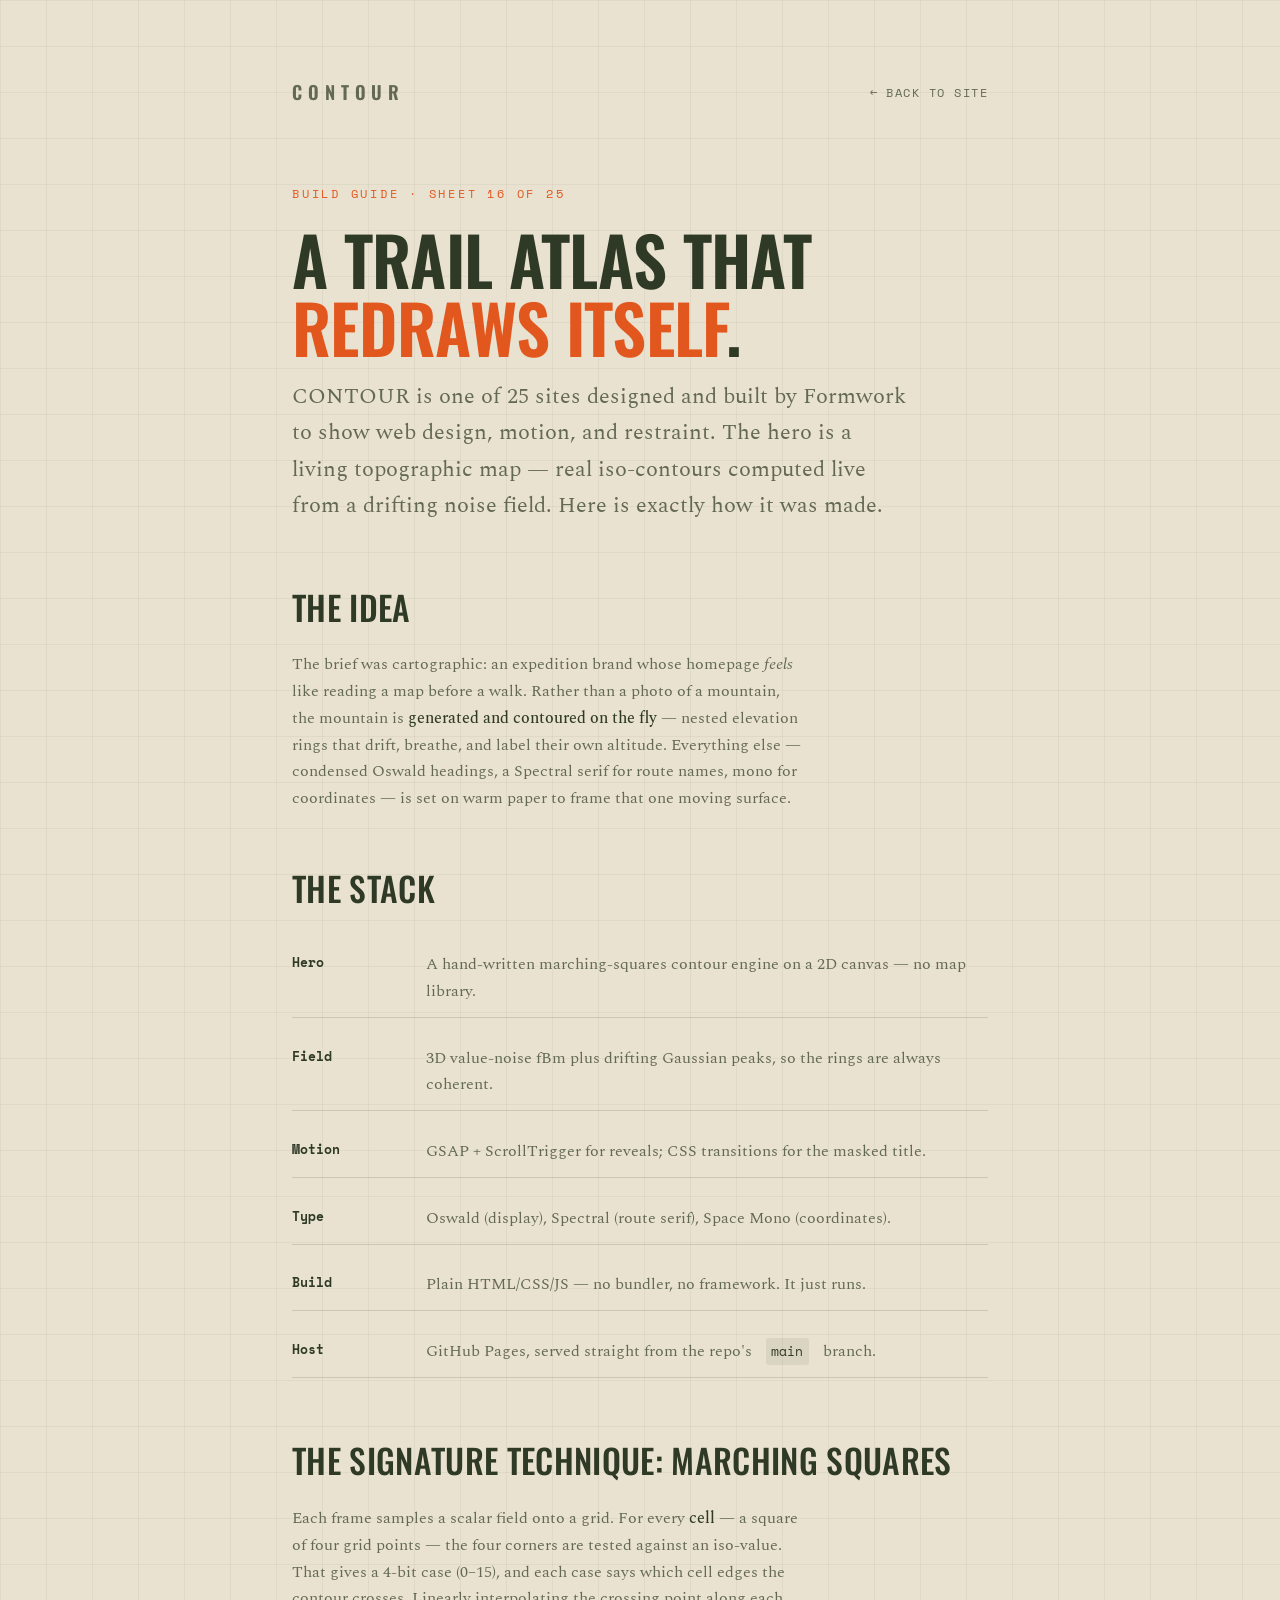
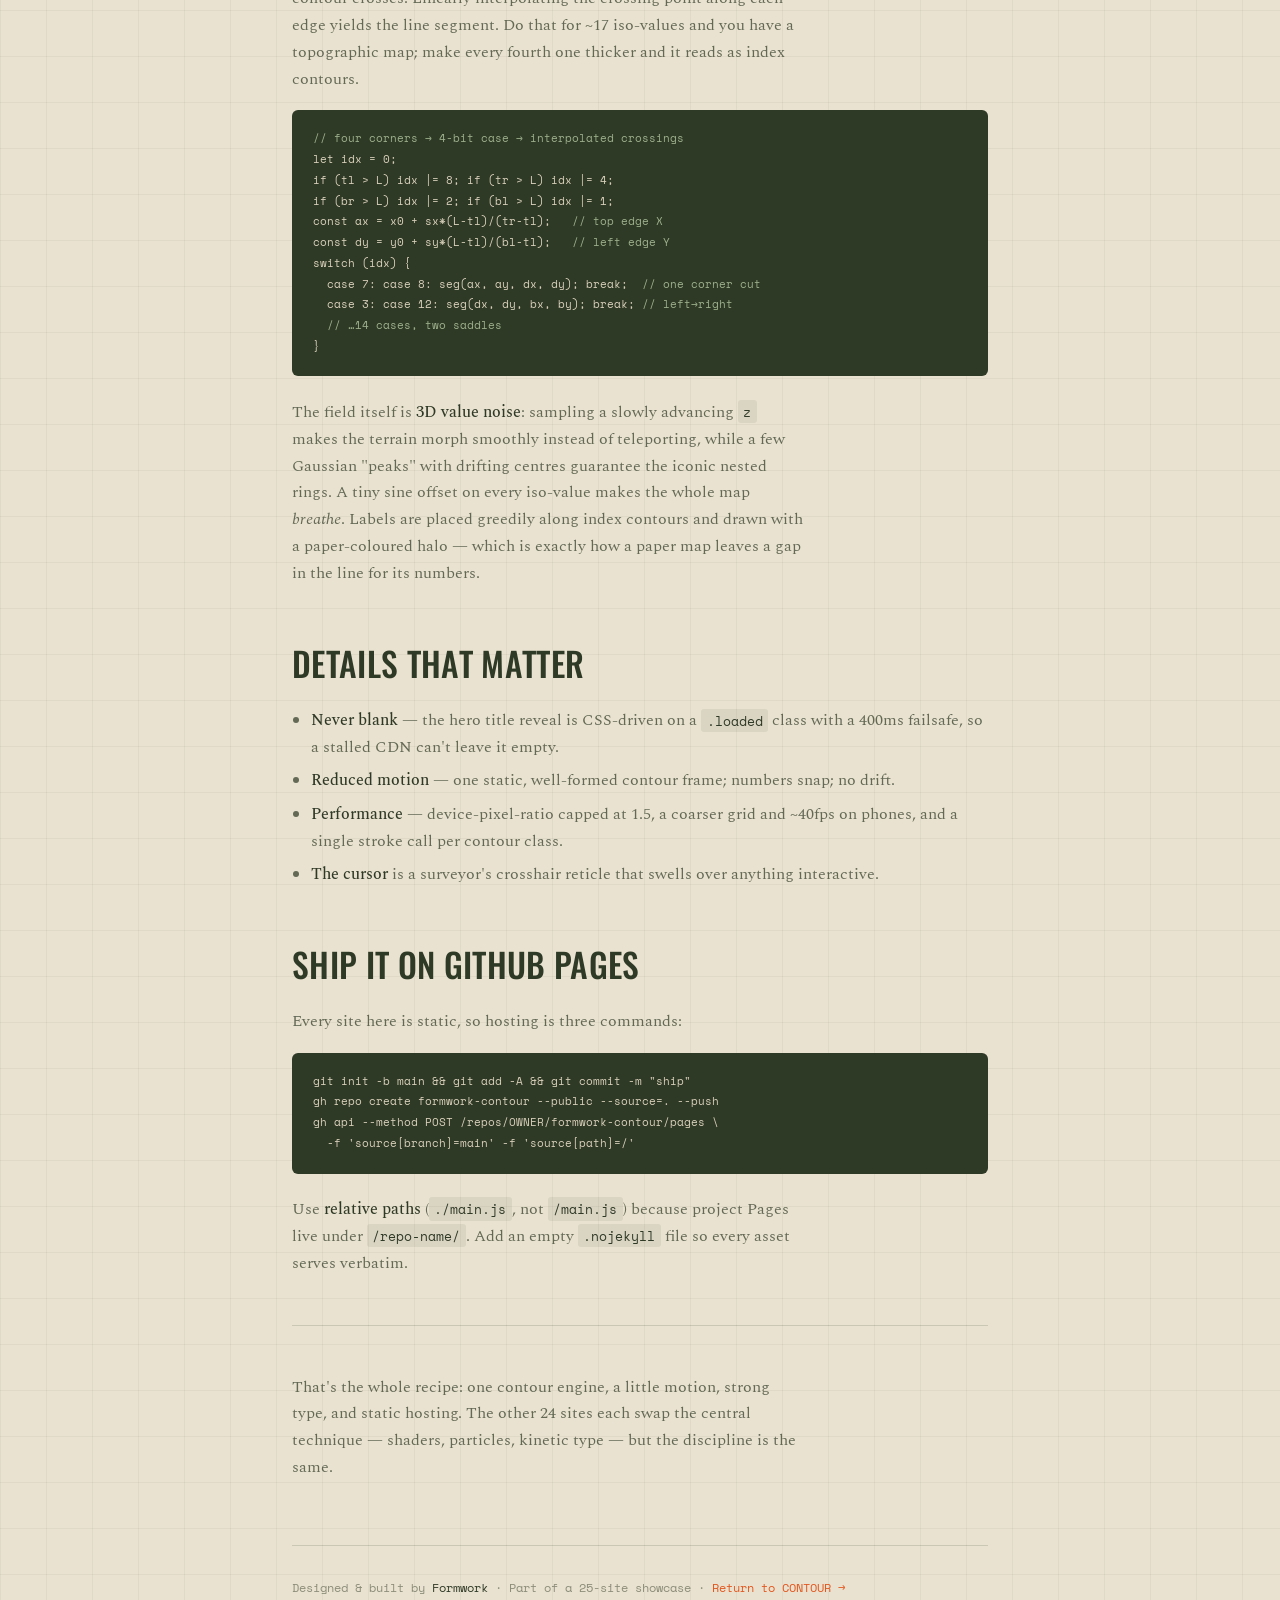
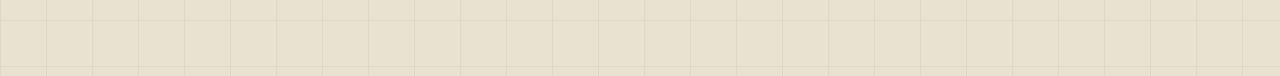
<file: guide/index.html>
<!doctype html>
<html lang="en">
<head>
<meta charset="utf-8" />
<meta name="viewport" content="width=device-width, initial-scale=1" />
<title>CONTOUR — Guide · How this was built</title>
<meta name="description" content="How the CONTOUR site was built: a living topographic map drawn with a marching-squares contour engine over animated noise, GSAP motion, and GitHub Pages." />
<link rel="preconnect" href="https://fonts.googleapis.com" />
<link rel="preconnect" href="https://fonts.gstatic.com" crossorigin />
<link href="https://fonts.googleapis.com/css2?family=Oswald:wght@400;500;600&family=Spectral:ital,wght@0,400;0,500;1,400&family=Space+Mono:wght@400;700&display=swap" rel="stylesheet" />
<style>
  :root{
    --paper:#e9e2d0;--paper-2:#efe9db;--moss:#2f3a26;--bark:#5b4a33;
    --accent:#e2571e;--dim:rgba(47,58,38,.72);--faint:rgba(47,58,38,.5);
    --line:rgba(47,58,38,.16);
  }
  *{box-sizing:border-box;margin:0;padding:0}
  body{background:var(--paper);color:var(--moss);font-family:"Spectral",Georgia,serif;font-weight:400;line-height:1.68;-webkit-font-smoothing:antialiased;
    background-image:linear-gradient(rgba(47,58,38,.05) 1px,transparent 1px),linear-gradient(90deg,rgba(47,58,38,.05) 1px,transparent 1px);
    background-size:46px 46px}
  a{color:var(--accent);text-decoration:none}
  a:hover{text-decoration:underline}
  .wrap{max-width:760px;margin:0 auto;padding:clamp(28px,6vw,80px) clamp(20px,5vw,32px)}
  .top{display:flex;justify-content:space-between;align-items:center;font-family:"Space Mono",monospace;font-size:.76rem;letter-spacing:.12em;text-transform:uppercase;color:var(--faint);margin-bottom:clamp(40px,8vh,90px)}
  .top a{color:var(--dim)}
  .brand{font-family:"Oswald",sans-serif;font-size:1.15rem;font-weight:600;letter-spacing:.32em;color:var(--moss)}
  h1{font-family:"Oswald",sans-serif;font-weight:600;text-transform:uppercase;font-size:clamp(2.4rem,7vw,4.2rem);line-height:1;letter-spacing:-.01em;margin-bottom:1.2rem}
  h1 em{color:var(--accent);font-style:normal}
  .lede{font-size:clamp(1.1rem,2.2vw,1.35rem);color:var(--dim);max-width:56ch;margin-bottom:3.4rem}
  h2{font-family:"Oswald",sans-serif;font-weight:500;text-transform:uppercase;font-size:clamp(1.5rem,4vw,2.1rem);margin:3rem 0 1rem;letter-spacing:.01em}
  p{color:var(--dim);margin:0 0 1.1rem;max-width:64ch}
  .tag{display:inline-block;font-family:"Space Mono",monospace;font-size:.72rem;letter-spacing:.24em;text-transform:uppercase;color:var(--accent);margin-bottom:1.4rem}
  ul,ol{color:var(--dim);margin:0 0 1.2rem 1.2rem}
  li{margin:.4rem 0}
  strong{color:var(--moss);font-weight:500}
  code{font-family:"Space Mono",monospace;font-size:.84em;background:rgba(47,58,38,.08);padding:.12em .4em;border-radius:3px;color:var(--moss)}
  pre{background:var(--moss);border:1px solid var(--line);border-radius:6px;padding:18px 20px;overflow-x:auto;margin:0 0 1.4rem;font-size:.8rem;line-height:1.62}
  pre code{background:none;padding:0;color:#d9d0bb}
  pre code .c{color:#9db08c}
  .rule{height:1px;background:var(--line);margin:3rem 0}
  .stack{list-style:none;margin:0 0 1.2rem;padding:0;display:grid;gap:2px}
  .stack li{display:flex;gap:14px;padding:12px 0;border-bottom:1px solid var(--line)}
  .stack b{font-family:"Space Mono",monospace;color:var(--moss);font-weight:700;min-width:120px;display:inline-block;font-size:.82rem}
  footer{margin-top:4rem;padding-top:2rem;border-top:1px solid var(--line);font-family:"Space Mono",monospace;font-size:.78rem;color:var(--faint)}
</style>
</head>
<body>
<div class="wrap">
  <div class="top">
    <a class="brand" href="../">CONTOUR</a>
    <a href="../">← Back to site</a>
  </div>

  <span class="tag">Build guide · Sheet 16 of 25</span>
  <h1>A trail atlas that <em>redraws itself</em>.</h1>
  <p class="lede">CONTOUR is one of 25 sites designed and built by Formwork to show web design,
    motion, and restraint. The hero is a living topographic map — real iso-contours computed
    live from a drifting noise field. Here is exactly how it was made.</p>

  <h2>The idea</h2>
  <p>The brief was cartographic: an expedition brand whose homepage <em>feels</em> like reading
    a map before a walk. Rather than a photo of a mountain, the mountain is <strong>generated and
    contoured on the fly</strong> — nested elevation rings that drift, breathe, and label their own
    altitude. Everything else — condensed Oswald headings, a Spectral serif for route names, mono
    for coordinates — is set on warm paper to frame that one moving surface.</p>

  <h2>The stack</h2>
  <ul class="stack">
    <li><b>Hero</b> A hand-written marching-squares contour engine on a 2D canvas — no map library.</li>
    <li><b>Field</b> 3D value-noise fBm plus drifting Gaussian peaks, so the rings are always coherent.</li>
    <li><b>Motion</b> GSAP + ScrollTrigger for reveals; CSS transitions for the masked title.</li>
    <li><b>Type</b> Oswald (display), Spectral (route serif), Space Mono (coordinates).</li>
    <li><b>Build</b> Plain HTML/CSS/JS — no bundler, no framework. It just runs.</li>
    <li><b>Host</b> GitHub Pages, served straight from the repo's <code>main</code> branch.</li>
  </ul>

  <h2>The signature technique: marching squares</h2>
  <p>Each frame samples a scalar field onto a grid. For every <strong>cell</strong> — a square of four
    grid points — the four corners are tested against an iso-value. That gives a 4-bit case (0–15),
    and each case says which cell edges the contour crosses. Linearly interpolating the crossing
    point along each edge yields the line segment. Do that for ~17 iso-values and you have a
    topographic map; make every fourth one thicker and it reads as index contours.</p>
  <pre><code><span class="c">// four corners → 4-bit case → interpolated crossings</span>
let idx = 0;
if (tl &gt; L) idx |= 8; if (tr &gt; L) idx |= 4;
if (br &gt; L) idx |= 2; if (bl &gt; L) idx |= 1;
const ax = x0 + sx*(L-tl)/(tr-tl);   <span class="c">// top edge X</span>
const dy = y0 + sy*(L-tl)/(bl-tl);   <span class="c">// left edge Y</span>
switch (idx) {
  case 7: case 8: seg(ax, ay, dx, dy); break;  <span class="c">// one corner cut</span>
  case 3: case 12: seg(dx, dy, bx, by); break; <span class="c">// left→right</span>
  <span class="c">// …14 cases, two saddles</span>
}</code></pre>
  <p>The field itself is <strong>3D value noise</strong>: sampling a slowly advancing <code>z</code> makes the
    terrain morph smoothly instead of teleporting, while a few Gaussian "peaks" with drifting centres
    guarantee the iconic nested rings. A tiny sine offset on every iso-value makes the whole map
    <em>breathe</em>. Labels are placed greedily along index contours and drawn with a paper-coloured
    halo — which is exactly how a paper map leaves a gap in the line for its numbers.</p>

  <h2>Details that matter</h2>
  <ul>
    <li><strong>Never blank</strong> — the hero title reveal is CSS-driven on a <code>.loaded</code> class with a 400ms failsafe, so a stalled CDN can't leave it empty.</li>
    <li><strong>Reduced motion</strong> — one static, well-formed contour frame; numbers snap; no drift.</li>
    <li><strong>Performance</strong> — device-pixel-ratio capped at 1.5, a coarser grid and ~40fps on phones, and a single stroke call per contour class.</li>
    <li><strong>The cursor</strong> is a surveyor's crosshair reticle that swells over anything interactive.</li>
  </ul>

  <h2>Ship it on GitHub Pages</h2>
  <p>Every site here is static, so hosting is three commands:</p>
  <pre><code>git init -b main &amp;&amp; git add -A &amp;&amp; git commit -m "ship"
gh repo create formwork-contour --public --source=. --push
gh api --method POST /repos/OWNER/formwork-contour/pages \
  -f 'source[branch]=main' -f 'source[path]=/'</code></pre>
  <p>Use <strong>relative paths</strong> (<code>./main.js</code>, not <code>/main.js</code>) because project Pages
    live under <code>/repo-name/</code>. Add an empty <code>.nojekyll</code> file so every asset serves verbatim.</p>

  <div class="rule"></div>
  <p>That's the whole recipe: one contour engine, a little motion, strong type, and static hosting.
    The other 24 sites each swap the central technique — shaders, particles, kinetic type — but the
    discipline is the same.</p>

  <footer>Designed &amp; built by <strong>Formwork</strong> · Part of a 25-site showcase · <a href="../">Return to CONTOUR →</a></footer>
</div>
</body>
</html>
</file>
